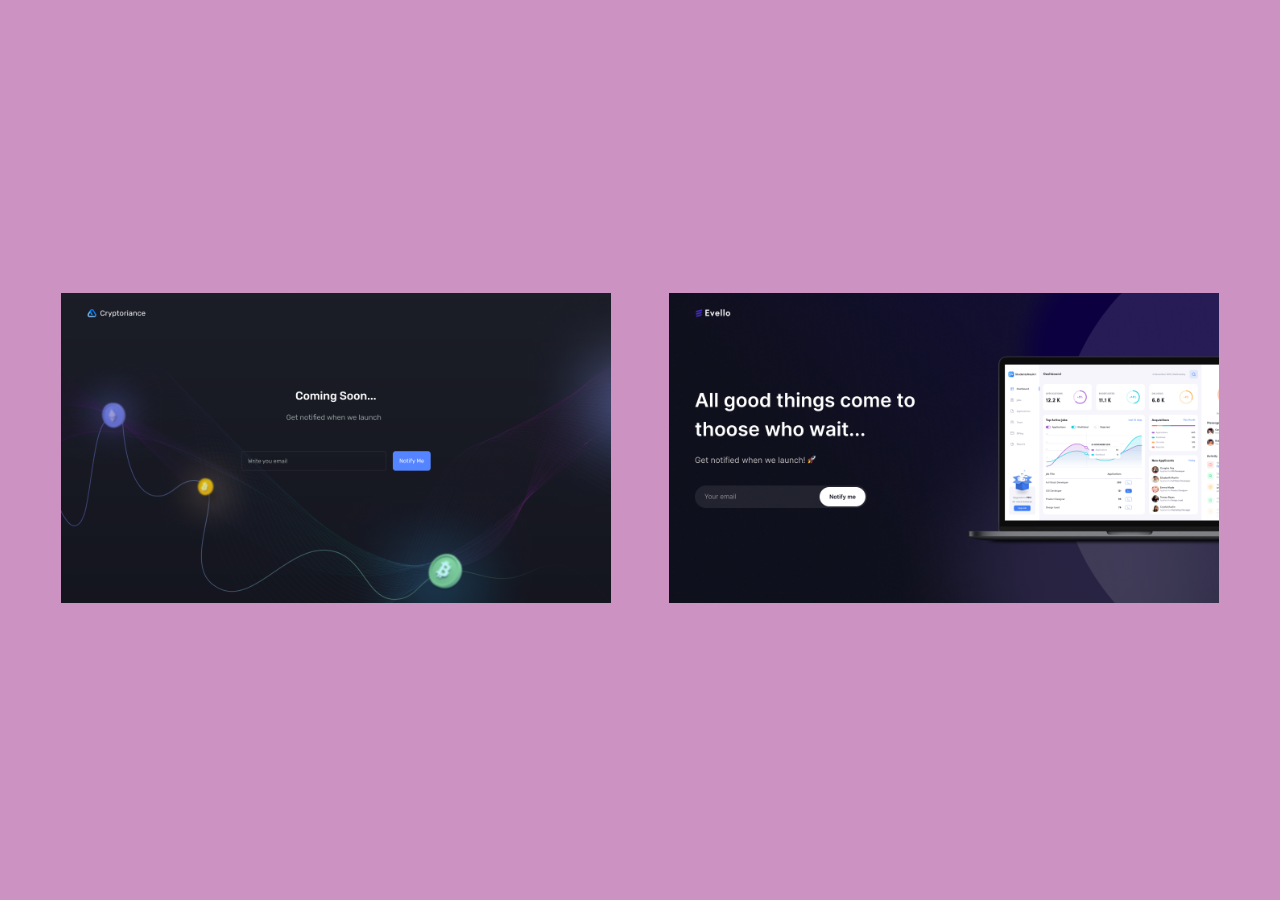
<file: index.html>
<!DOCTYPE html>
<html lang="en">
<head>
    <meta charset="UTF-8">
    <meta http-equiv="X-UA-Compatible" content="IE=edge">
    <meta name="viewport" content="width=device-width, initial-scale=1.0">
    <title>Coming-soon</title>
    <link rel="stylesheet" href="style.css">
</head>
<body>
    <div class="wrapper">
        <a class="link" href="simple/index.html">
            <img class="img" src="img/simple.png" alt="simple">
        </a>
        <a class="link" href="complex/index.html">
            <img class="img" src="img/complex.png" alt="complex">
        </a>
    </div>
</body>
</html>
</file>
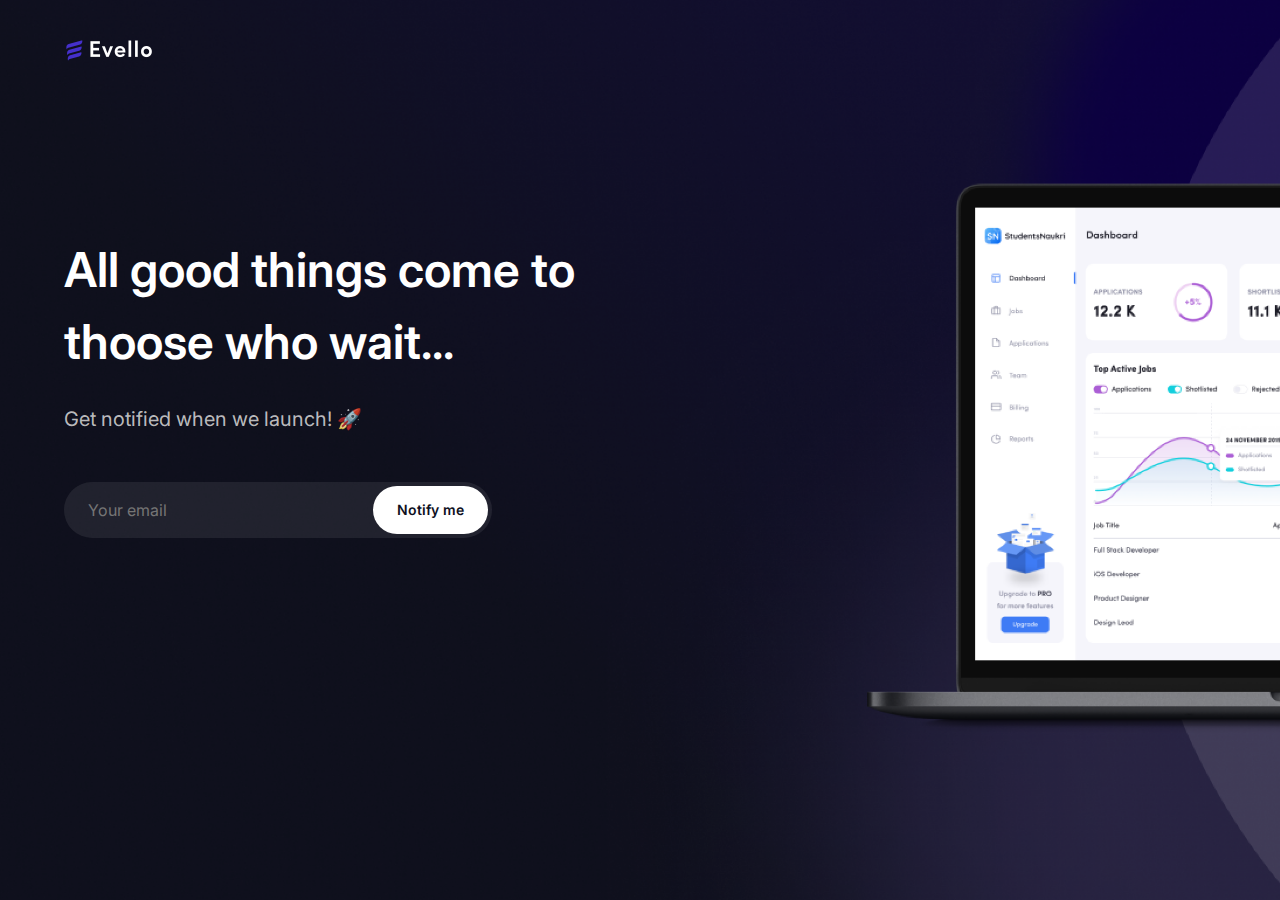
<file: complex/index.html>
<!DOCTYPE html>
<html lang="en">

<head>
    <meta charset="UTF-8">
    <meta http-equiv="X-UA-Compatible" content="IE=edge">
    <meta name="viewport" content="width=device-width, initial-scale=1.0">
    <title>Complex</title>
    <link rel="stylesheet" href="style.css">
</head>

<body>
    <div class="wrapper">
        <img class="logo" src="../img/logoComplex.png" alt="">
        <div class="text__wrapper">
            <h1 class="title">All good things come to thoose who wait...</h1>
            <h2 class="subtitle">Get notified when we launch! 🚀</h2>
        </div>
        <form class="form">
            <input class="input__email" required placeholder="Your email" type="email">
            <button class="input__button">Notify me</button>
        </form>
    </div>
</body>

</html>
</file>
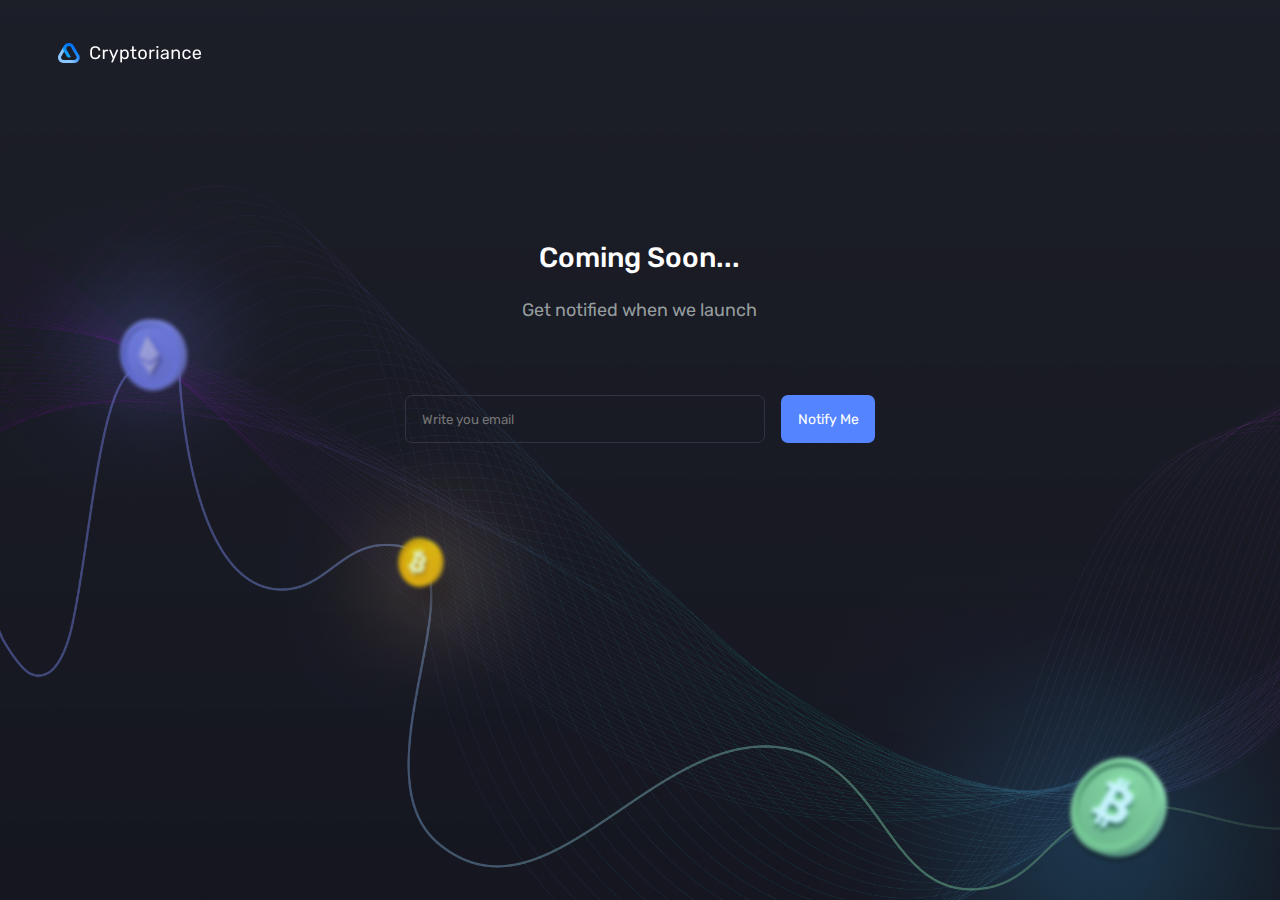
<file: simple/index.html>
<!DOCTYPE html>
<html lang="en">

<head>
    <meta charset="UTF-8">
    <meta http-equiv="X-UA-Compatible" content="IE=edge">
    <meta name="viewport" content="width=device-width, initial-scale=1.0">
    <title>Simple</title>
    <link rel="stylesheet" href="style.css">
</head>

<body>
    <div class="wrapper">
        <div class="logo__wrapper">
            <img class="logo" src="../img/Logo.png" alt="Logo">
        </div>
        <h1 class="title">Coming Soon...</h1>
        <h2 class="subtitle">Get notified when we launch</h2>
        <form class="form" action="">
            <input class="input" required placeholder="Write you email" type="email">
            <button class="button">Notify Me</button>
        </form>
    </div>
</body>

</html>
</file>
<file: style.css>
* {
    padding: 0;
    margin: 0;
    box-sizing: border-box;
    background-color: #CC92C2;
}

.wrapper {
    display: flex;
    justify-content: space-around;
    align-items: center;
    height: 100vh;
    padding: 32px;
}

.link {
    transition: transform 0.5s;
}
.link:hover {
    transform: scale(1.1);
}

.img {
    max-width: 550px;
}
</file>
<file: complex/style.css>
@import url('https://fonts.googleapis.com/css2?family=Inter:wght@100;200;300;400;500;600;700;800;900&display=swap');

* {
    padding: 0;
    margin: 0;
    box-sizing: border-box;
    font-family: 'Inter', sans-serif;
}

.wrapper {
    background-image: url(../img/BGcomplex.png);
    background-size: cover;
    min-height: 100vh;
    padding: 38px 64px;
}

.logo {
    width: 90px;
    margin-bottom: 168px;
    cursor: pointer;
}

.title {
    font-weight: 600;
    font-size: 48px;
    line-height: 72px;
    color: #FFFFFF;
    max-width: 605px;
    margin-bottom: 29px;
}

.subtitle {
    font-weight: 400;
    font-size: 20px;
    line-height: 24px;
    color: rgba(210, 210, 210, 0.9);
    margin-bottom: 51px;
}

.form {
    max-width: 428px;
    width: 100%;
    height: 56px;
    padding: 4px;
    background: rgba(255, 255, 255, 0.08);
    border-radius: 70px;
    display: flex;
    align-items: center;
    justify-content: center;
    transition: 0.5s ease;
    position: relative;
}

.input__email {
    width: 100%;
    height: 56px;
    border-radius: 70px;
    font-weight: 400;
    font-size: 16px;
    line-height: 24px;
    color: rgba(255, 255, 255, 0.5);
    border: none;
    outline: none;
    background-color: transparent;
    padding: 15px 140px 15px 24px;
    position: absolute;
    z-index: 3;
    left: 0;
}

.input__email:focus,
.input__email:active,
.input__email:hover {
    color: white;
    outline: 1px solid #2D2E39;
}

.input__button {
    background-color: #FFFFFF;
    border-radius: 64px;
    font-weight: 600;
    font-size: 14px;
    line-height: 24px;
    color: #0F101E;
    min-width: 114px;
    height: 48px;
    padding: 12px 24px;
    border: none;
    cursor: pointer;
    position: absolute;
    z-index: 5;
    right: 4px;
}

.input__button:hover {
    color: #5300C9;
}

.input__button:focus {
    outline: 2px solid #B384F5;
}

@media screen and (max-width: 500px) {
    @import url('https://fonts.googleapis.com/css2?family=Rubik:wght@300;400;500;600;700;800;900&display=swap');


    .wrapper {
        padding: 28px 16px;
    }

    .title {
        font-size: 0px;
        display: flex;
        max-width: 270px;
        margin: 0 auto 26px auto;
    }

    .title::after {
        content: "CAll good things come to thoose who wait...";
        max-width: 272px;
        text-align: center;
        font-size: 28px;
        line-height: 33px;
        font-family: 'Rubik', sans-serif;
    }

    .subtitle {
        max-width: 272px;
        margin: 0 auto 40px auto;
        font-weight: 400;
        font-size: 18px;
        line-height: 21px;
        font-family: 'Rubik', sans-serif;
    }
}
</file>
<file: simple/style.css>
@import url('https://fonts.googleapis.com/css2?family=Rubik:wght@300;400;500;600;700;800;900&display=swap');

* {
    padding: 0;
    margin: 0;
    box-sizing: border-box;
    font-family: 'Rubik', sans-serif;
}

.wrapper {
    padding: 43px 56px;
    background-image: url(../img/BG.png);
    background-size: cover;
    height: 100vh;
}

.logo__wrapper {
    display: flex;
    justify-content: flex-start;
    align-items: center;
    margin-bottom: 178px;
}

.logo {
    width: 148px;
    cursor: pointer;
}

.title,
.subtitle,
.form {
    margin: 0 auto;
}

.title {
    font-weight: 500;
    font-size: 28px;
    line-height: 33px;
    color: white;
    max-width: 202px;
    width: 100%;
    margin-bottom: 26px;
}

.subtitle {
    font-weight: 400;
    font-size: 18px;
    line-height: 21px;
    color: #959D9E;
    max-width: 237px;
    width: 100%;
    margin-bottom: 74px;
}

.form {
    display: flex;
    justify-content: space-between;
    max-width: 470px;
    width: 100%;
}

.input {
    background-color: transparent;
    padding: 16px;
    max-width: 360px;
    margin-right: 8px;
    width: 100%;
    height: 48px;
    border: 1px solid #31333E;
    border-radius: 7px;
    outline: none;
    color:white
}

.input:hover,
.input:focus,
.input:active {
    border: 1px solid #5484FF;
}

.button {
    font-weight: 400;
    font-size: 14px;
    line-height: 17px;
    color: #FFFFFF;
    display: flex;
    justify-content: center;
    align-items: center;
    padding: 9px 16px;
    max-height: 48px;
    min-width: 94px;
    background: #5484FF;
    border-radius: 7px;
    border: none;
    cursor: pointer;
    transition: 0.3s;
}

.button:hover {
    background-color: #0CC3CF;
}

.button:focus {
    outline: 1px solid #FFFFFF;
}

@media screen and (max-width: 500px) {

    .wrapper {
        padding: 33px 16px;
    }
}
</file>
